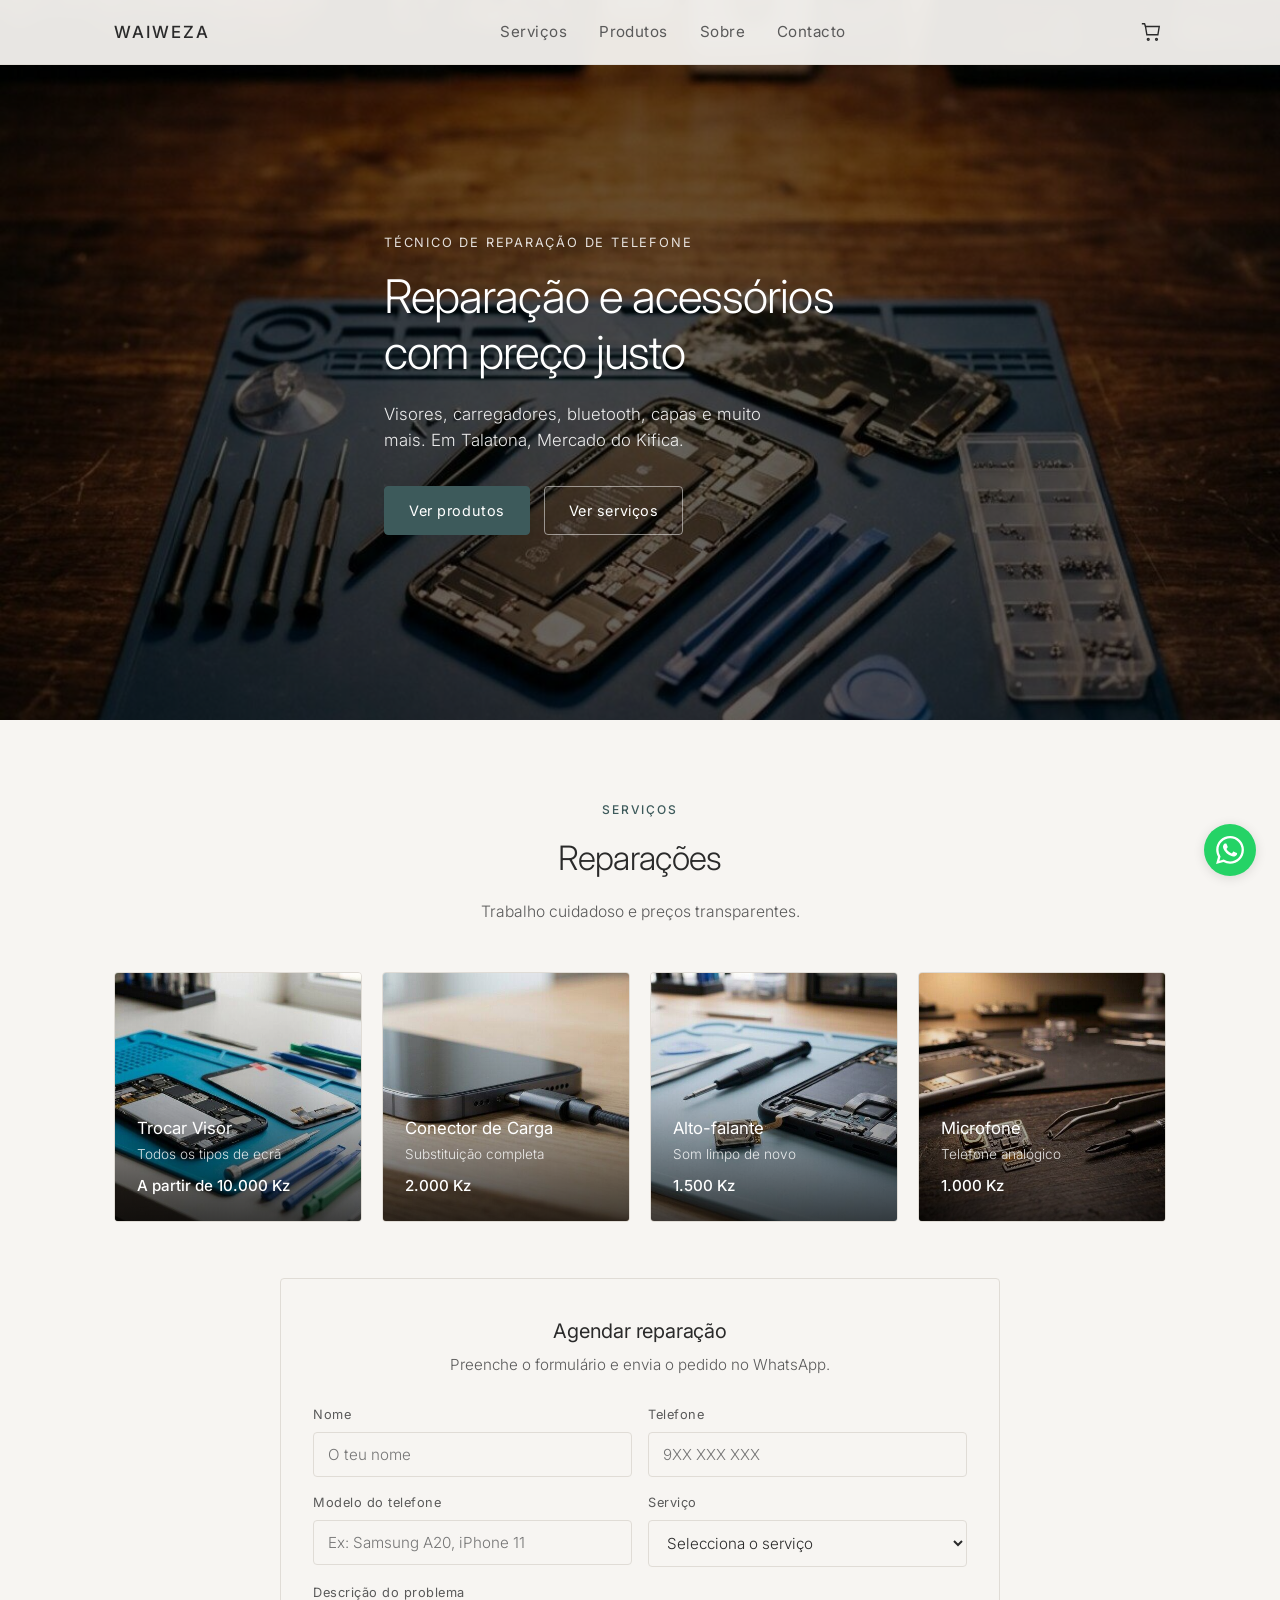
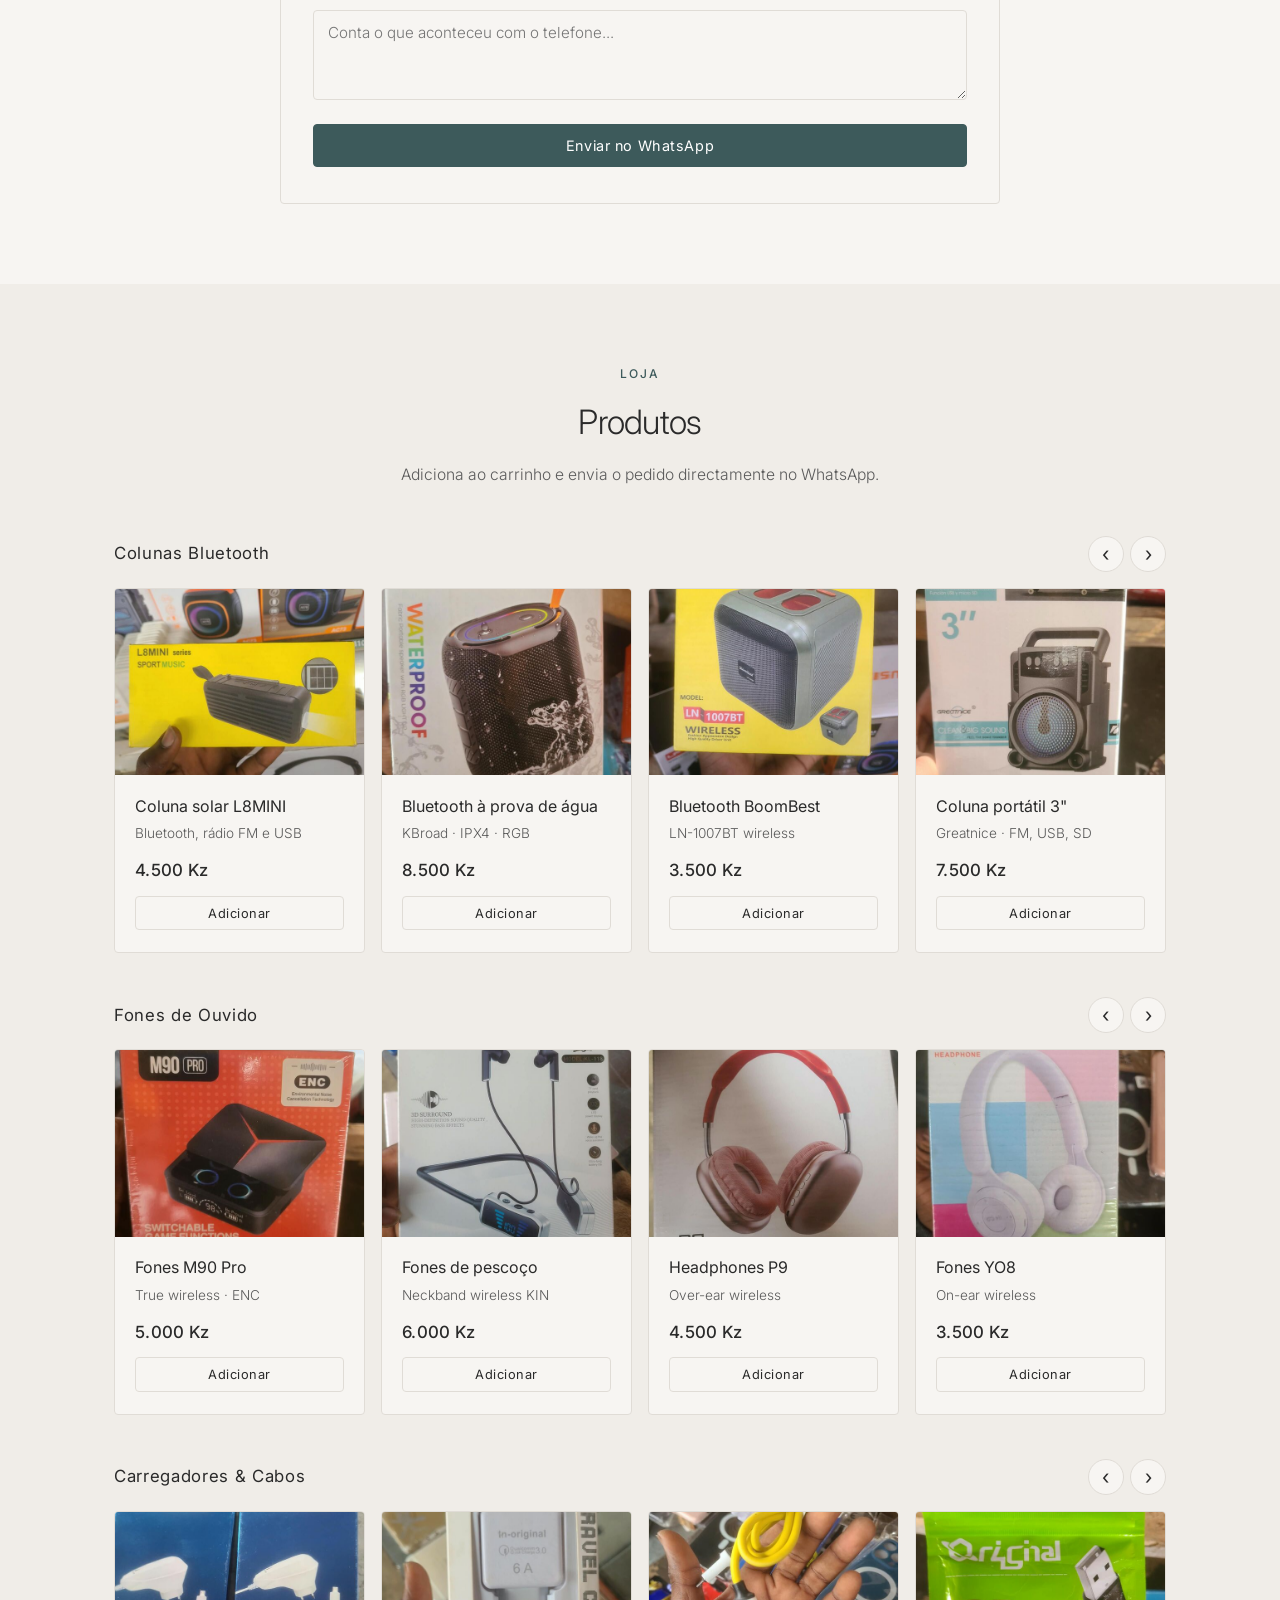
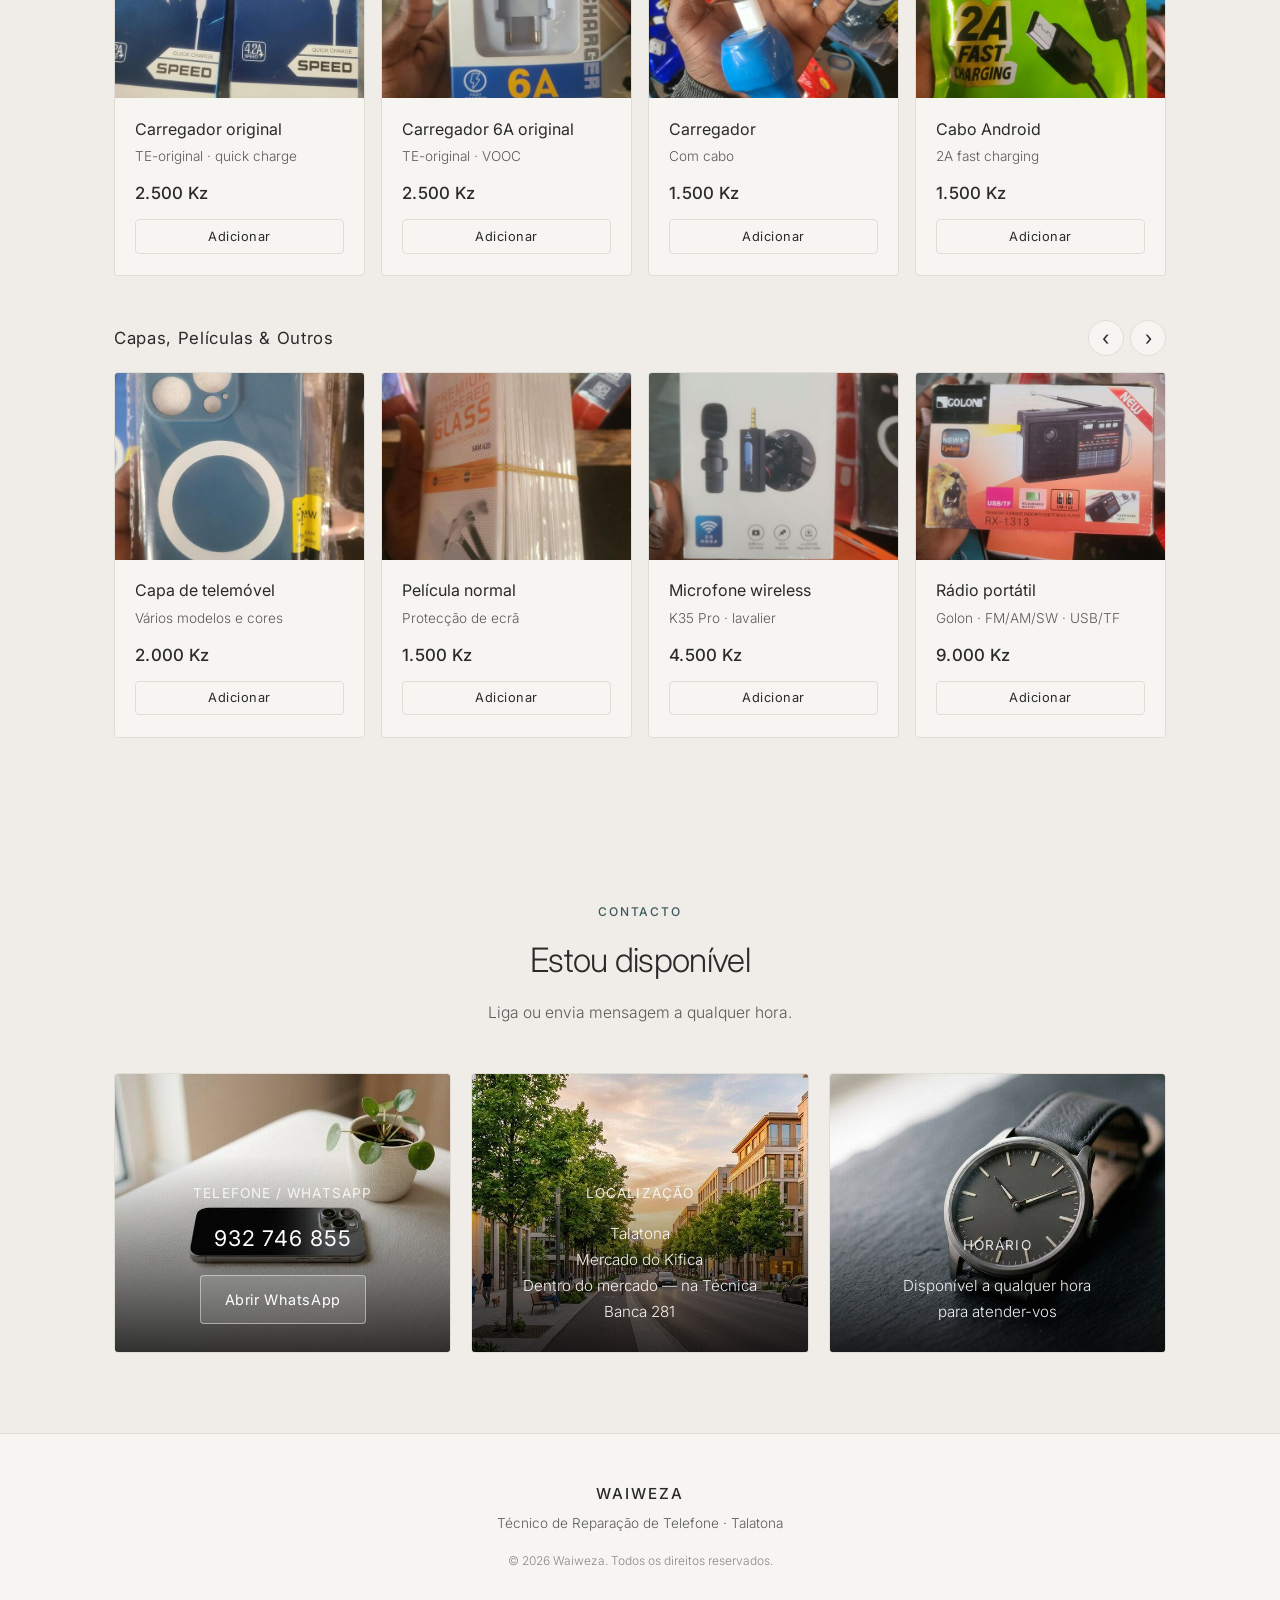
<file: waiweza/index.html>
<!DOCTYPE html>
<html lang="pt">
<head>
  <meta charset="UTF-8">
  <meta name="viewport" content="width=device-width, initial-scale=1.0">
  <title>Waiweza — Reparação de Telefone & Acessórios | Talatona</title>
  <meta name="description" content="Reparação de telemóveis e venda de acessórios em Talatona. Visores a partir de 10.000 Kz, carregadores, bluetooth, capas e muito mais. Preços acessíveis.">
  <link rel="stylesheet" href="styles.css">
  <link rel="preconnect" href="https://fonts.googleapis.com">
  <link rel="preconnect" href="https://fonts.gstatic.com" crossorigin>
  <link href="https://fonts.googleapis.com/css2?family=Inter:wght@300;400;500;600&display=swap" rel="stylesheet">
</head>
<body>

  <!-- Header -->
  <header class="header">
    <div class="container header-inner">
      <a href="index.html" class="logo">WAIWEZA</a>
      <div class="header-right">
        <button class="cart-btn" id="cartBtn" aria-label="Carrinho">
          <svg width="22" height="22" viewBox="0 0 24 24" fill="none" stroke="currentColor" stroke-width="1.5">
            <path d="M6 6h15l-1.5 9h-12z"/>
            <circle cx="9" cy="20" r="1"/>
            <circle cx="18" cy="20" r="1"/>
            <path d="M6 6L5 3H2"/>
          </svg>
          <span class="cart-count" id="cartCount">0</span>
        </button>
        <button class="menu-toggle" aria-label="Abrir menu" id="menuToggle">
          <span></span>
          <span></span>
          <span></span>
        </button>
      </div>
      <nav class="nav" id="nav">
        <a href="#servicos">Serviços</a>
        <a href="#produtos">Produtos</a>
        <a href="about.html">Sobre</a>
        <a href="#contacto">Contacto</a>
      </nav>
    </div>
  </header>

  <!-- Cart Panel -->
  <div class="cart-overlay" id="cartOverlay"></div>
  <aside class="cart-panel" id="cartPanel">
    <div class="cart-header">
      <h3>O teu pedido</h3>
      <button class="cart-close" id="cartClose" aria-label="Fechar">×</button>
    </div>
    <div class="cart-items" id="cartItems">
      <p class="cart-empty">Carrinho vazio</p>
    </div>
    <div class="cart-footer">
      <div class="cart-total">
        <span>Total</span>
        <strong id="cartTotal">0 Kz</strong>
      </div>
      <button class="btn btn-primary btn-full" id="checkoutBtn">Enviar pedido no WhatsApp</button>
      <button class="btn btn-clear btn-full" id="clearCartBtn" type="button">Limpar carrinho</button>
    </div>
  </aside>

  <!-- Hero -->
  <section class="hero">
    <div class="hero-bg" style="background-image: url('img/hero.jpg');"></div>
    <div class="container hero-content">
      <p class="hero-label">Técnico de Reparação de Telefone</p>
      <h1>Reparação e acessórios<br>com preço justo</h1>
      <p class="hero-text">Visores, carregadores, bluetooth, capas e muito mais. Em Talatona, Mercado do Kifica.</p>
      <div class="hero-actions">
        <a href="#produtos" class="btn btn-primary">Ver produtos</a>
        <a href="#servicos" class="btn btn-outline">Ver serviços</a>
      </div>
    </div>
  </section>

  <!-- Serviços -->
  <section class="section" id="servicos">
    <div class="container">
      <div class="section-header">
        <p class="section-label">Serviços</p>
        <h2>Reparações</h2>
        <p class="section-desc">Trabalho cuidadoso e preços transparentes.</p>
      </div>

      <div class="services-grid">
        <article class="service-card">
          <div class="service-card-bg" data-bg="img/servico-visor.jpg"></div>
          <div class="service-card-content">
            <h3>Trocar Visor</h3>
            <p>Todos os tipos de ecrã</p>
            <p class="price">A partir de 10.000 Kz</p>
          </div>
        </article>

        <article class="service-card">
          <div class="service-card-bg" data-bg="img/servico-conector.jpg"></div>
          <div class="service-card-content">
            <h3>Conector de Carga</h3>
            <p>Substituição completa</p>
            <p class="price">2.000 Kz</p>
          </div>
        </article>

        <article class="service-card">
          <div class="service-card-bg" data-bg="img/servico-altofalante.jpg"></div>
          <div class="service-card-content">
            <h3>Alto-falante</h3>
            <p>Som limpo de novo</p>
            <p class="price">1.500 Kz</p>
          </div>
        </article>

        <article class="service-card">
          <div class="service-card-bg" data-bg="img/servico-microfone.jpg"></div>
          <div class="service-card-content">
            <h3>Microfone</h3>
            <p>Telefone analógico</p>
            <p class="price">1.000 Kz</p>
          </div>
        </article>
      </div>

      <div class="repair-form-wrap">
        <div class="repair-form-header">
          <h3>Agendar reparação</h3>
          <p>Preenche o formulário e envia o pedido no WhatsApp.</p>
        </div>
        <form class="repair-form" id="repairForm">
          <div class="repair-form-grid">
            <label class="form-field">
              <span>Nome</span>
              <input type="text" name="nome" required placeholder="O teu nome" autocomplete="name">
            </label>
            <label class="form-field">
              <span>Telefone</span>
              <input type="tel" name="telefone" required placeholder="9XX XXX XXX" autocomplete="tel">
            </label>
            <label class="form-field">
              <span>Modelo do telefone</span>
              <input type="text" name="modelo" required placeholder="Ex: Samsung A20, iPhone 11">
            </label>
            <label class="form-field">
              <span>Serviço</span>
              <select name="servico" required>
                <option value="">Selecciona o serviço</option>
                <option value="Trocar Visor">Trocar Visor</option>
                <option value="Conector de Carga">Conector de Carga</option>
                <option value="Alto-falante">Alto-falante</option>
                <option value="Microfone">Microfone</option>
                <option value="Outro">Outro</option>
              </select>
            </label>
            <label class="form-field form-field-full">
              <span>Descrição do problema</span>
              <textarea name="descricao" rows="3" placeholder="Conta o que aconteceu com o telefone..."></textarea>
            </label>
          </div>
          <button type="submit" class="btn btn-primary">Enviar no WhatsApp</button>
        </form>
      </div>
    </div>
  </section>

  <!-- Produtos -->
  <section class="section section-alt" id="produtos">
    <div class="container">
      <div class="section-header">
        <p class="section-label">Loja</p>
        <h2>Produtos</h2>
        <p class="section-desc">Adiciona ao carrinho e envia o pedido directamente no WhatsApp.</p>
      </div>

      <div class="products-grid" id="productsGrid"></div>
    </div>
  </section>


  <!-- Contacto -->
  <section class="section section-alt" id="contacto">
    <div class="container">
      <div class="section-header">
        <p class="section-label">Contacto</p>
        <h2>Estou disponível</h2>
        <p class="section-desc">Liga ou envia mensagem a qualquer hora.</p>
      </div>

      <div class="contact-grid">
        <div class="contact-card contact-card-img">
          <div class="contact-card-bg" data-bg="img/contacto-telefone.jpg"></div>
          <div class="contact-card-content">
            <h3>Telefone / WhatsApp</h3>
            <a href="tel:+244932746855" class="contact-link">932 746 855</a>
            <a href="https://wa.me/244932746855" class="btn btn-primary" target="_blank" rel="noopener">Abrir WhatsApp</a>
          </div>
        </div>
        <div class="contact-card contact-card-img">
          <div class="contact-card-bg" data-bg="img/contacto-localizacao.jpg"></div>
          <div class="contact-card-content">
            <h3>Localização</h3>
            <p>Talatona<br>Mercado do Kifica<br>Dentro do mercado — na Técnica<br>Banca 281</p>
          </div>
        </div>
        <div class="contact-card contact-card-img">
          <div class="contact-card-bg" data-bg="img/contacto-horario.jpg"></div>
          <div class="contact-card-content">
            <h3>Horário</h3>
            <p>Disponível a qualquer hora<br>para atender-vos</p>
          </div>
        </div>
      </div>
    </div>
  </section>

  <!-- Footer -->
  <footer class="footer">
    <div class="container footer-inner">
      <p class="footer-logo">WAIWEZA</p>
      <p class="footer-text">Técnico de Reparação de Telefone · Talatona</p>
      <p class="footer-copy">© 2026 Waiweza. Todos os direitos reservados.</p>
    </div>
  </footer>

  <!-- Floating WhatsApp -->
  <a href="https://wa.me/244932746855" class="whatsapp-float" target="_blank" rel="noopener" aria-label="WhatsApp">
    <svg viewBox="0 0 24 24" width="28" height="28" fill="currentColor">
      <path d="M17.472 14.382c-.297-.149-1.758-.867-2.03-.967-.273-.099-.471-.148-.67.15-.197.297-.767.966-.94 1.164-.173.199-.347.223-.644.075-.297-.15-1.255-.463-2.39-1.475-.883-.788-1.48-1.761-1.653-2.059-.173-.297-.018-.458.13-.606.134-.133.298-.347.446-.52.149-.174.198-.298.298-.497.099-.198.05-.371-.025-.52-.075-.149-.669-1.612-.916-2.207-.242-.579-.487-.5-.669-.51-.173-.008-.371-.01-.57-.01-.198 0-.52.074-.792.372-.272.297-1.04 1.016-1.04 2.479 0 1.462 1.065 2.875 1.213 3.074.149.198 2.096 3.2 5.077 4.487.709.306 1.262.489 1.694.625.712.227 1.36.195 1.871.118.571-.085 1.758-.719 2.006-1.413.248-.694.248-1.289.173-1.413-.074-.124-.272-.198-.57-.347m-5.421 7.403h-.004a9.87 9.87 0 01-5.031-1.378l-.361-.214-3.741.982.998-3.648-.235-.374a9.86 9.86 0 01-1.51-5.26c.001-5.45 4.436-9.884 9.888-9.884 2.64 0 5.122 1.03 6.988 2.898a9.825 9.825 0 012.893 6.994c-.003 5.45-4.435 9.884-9.885 9.884m8.413-18.297A11.815 11.815 0 0012.05 0C5.495 0 .16 5.335.157 11.892c0 2.096.547 4.142 1.588 5.945L.057 24l6.305-1.654a11.882 11.882 0 005.683 1.448h.005c6.554 0 11.89-5.335 11.893-11.893a11.821 11.821 0 00-3.48-8.413z"/>
    </svg>
  </a>

  <script src="script.js"></script>
</body>
</html>
</file>
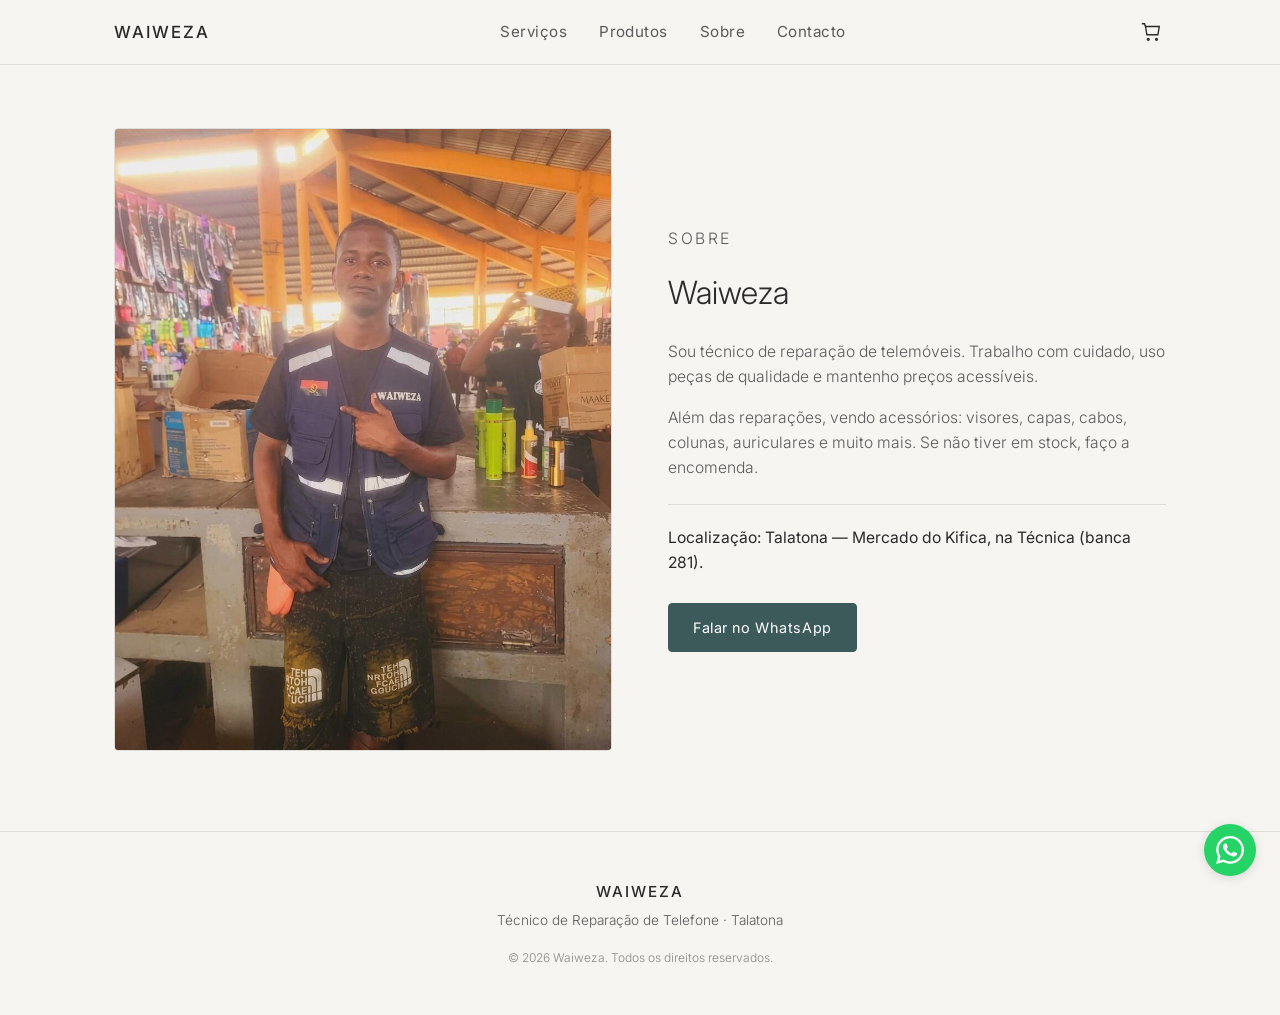
<file: waiweza/about.html>
<!DOCTYPE html>
<html lang="pt">
<head>
  <meta charset="UTF-8">
  <meta name="viewport" content="width=device-width, initial-scale=1.0">
  <title>Sobre — Waiweza | Técnico de Reparação de Telefone</title>
  <meta name="description" content="Conheça a Waiweza — técnico de reparação de telemóveis em Talatona, Mercado do Kifica. Preços acessíveis e trabalho cuidadoso.">
  <link rel="stylesheet" href="styles.css">
  <link rel="preconnect" href="https://fonts.googleapis.com">
  <link rel="preconnect" href="https://fonts.gstatic.com" crossorigin>
  <link href="https://fonts.googleapis.com/css2?family=Inter:wght@300;400;500;600&display=swap" rel="stylesheet">
</head>
<body>

  <header class="header">
    <div class="container header-inner">
      <a href="index.html" class="logo">WAIWEZA</a>
      <div class="header-right">
        <button class="cart-btn" id="cartBtn" aria-label="Carrinho">
          <svg width="22" height="22" viewBox="0 0 24 24" fill="none" stroke="currentColor" stroke-width="1.5">
            <path d="M6 6h15l-1.5 9h-12z"/>
            <circle cx="9" cy="20" r="1"/>
            <circle cx="18" cy="20" r="1"/>
            <path d="M6 6L5 3H2"/>
          </svg>
          <span class="cart-count" id="cartCount">0</span>
        </button>
        <button class="menu-toggle" aria-label="Abrir menu" id="menuToggle">
          <span></span>
          <span></span>
          <span></span>
        </button>
      </div>
      <nav class="nav" id="nav">
        <a href="index.html#servicos">Serviços</a>
        <a href="index.html#produtos">Produtos</a>
        <a href="about.html">Sobre</a>
        <a href="index.html#contacto">Contacto</a>
      </nav>
    </div>
  </header>

  <div class="cart-overlay" id="cartOverlay"></div>
  <aside class="cart-panel" id="cartPanel">
    <div class="cart-header">
      <h3>O teu pedido</h3>
      <button class="cart-close" id="cartClose" aria-label="Fechar">×</button>
    </div>
    <div class="cart-items" id="cartItems">
      <p class="cart-empty">Carrinho vazio</p>
    </div>
    <div class="cart-footer">
      <div class="cart-total">
        <span>Total</span>
        <strong id="cartTotal">0 Kz</strong>
      </div>
      <button class="btn btn-primary btn-full" id="checkoutBtn">Enviar pedido no WhatsApp</button>
      <button class="btn btn-clear btn-full" id="clearCartBtn" type="button">Limpar carrinho</button>
    </div>
  </aside>

  <main class="page-main">
    <section class="section">
      <div class="container about-grid">
        <div class="about-image">
          <div class="about-img">
            <img src="img/owner.jpg" alt="Waiweza" loading="lazy" decoding="async" width="600" height="750">
          </div>
        </div>
        <div class="about-content">
          <p class="section-label">Sobre</p>
          <h2>Waiweza</h2>
          <p>Sou técnico de reparação de telemóveis. Trabalho com cuidado, uso peças de qualidade e mantenho preços acessíveis.</p>
          <p>Além das reparações, vendo acessórios: visores, capas, cabos, colunas, auriculares e muito mais. Se não tiver em stock, faço a encomenda.</p>
          <p class="about-location">Localização: Talatona — Mercado do Kifica, na Técnica (banca 281).</p>
          <div style="margin-top: 1.75rem;">
            <a href="https://wa.me/244932746855" class="btn btn-primary" target="_blank" rel="noopener">Falar no WhatsApp</a>
          </div>
        </div>
      </div>
    </section>
  </main>

  <footer class="footer">
    <div class="container footer-inner">
      <p class="footer-logo">WAIWEZA</p>
      <p class="footer-text">Técnico de Reparação de Telefone · Talatona</p>
      <p class="footer-copy">© 2026 Waiweza. Todos os direitos reservados.</p>
    </div>
  </footer>

  <a href="https://wa.me/244932746855" class="whatsapp-float" target="_blank" rel="noopener" aria-label="WhatsApp">
    <svg viewBox="0 0 24 24" width="28" height="28" fill="currentColor">
      <path d="M17.472 14.382c-.297-.149-1.758-.867-2.03-.967-.273-.099-.471-.148-.67.15-.197.297-.767.966-.94 1.164-.173.199-.347.223-.644.075-.297-.15-1.255-.463-2.39-1.475-.883-.788-1.48-1.761-1.653-2.059-.173-.297-.018-.458.13-.606.134-.133.298-.347.446-.52.149-.174.198-.298.298-.497.099-.198.05-.371-.025-.52-.075-.149-.669-1.612-.916-2.207-.242-.579-.487-.5-.669-.51-.173-.008-.371-.01-.57-.01-.198 0-.52.074-.792.372-.272.297-1.04 1.016-1.04 2.479 0 1.462 1.065 2.875 1.213 3.074.149.198 2.096 3.2 5.077 4.487.709.306 1.262.489 1.694.625.712.227 1.36.195 1.871.118.571-.085 1.758-.719 2.006-1.413.248-.694.248-1.289.173-1.413-.074-.124-.272-.198-.57-.347m-5.421 7.403h-.004a9.87 9.87 0 01-5.031-1.378l-.361-.214-3.741.982.998-3.648-.235-.374a9.86 9.86 0 01-1.51-5.26c.001-5.45 4.436-9.884 9.888-9.884 2.64 0 5.122 1.03 6.988 2.898a9.825 9.825 0 012.893 6.994c-.003 5.45-4.435 9.884-9.885 9.884m8.413-18.297A11.815 11.815 0 0012.05 0C5.495 0 .16 5.335.157 11.892c0 2.096.547 4.142 1.588 5.945L.057 24l6.305-1.654a11.882 11.882 0 005.683 1.448h.005c6.554 0 11.89-5.335 11.893-11.893a11.821 11.821 0 00-3.48-8.413z"/>
    </svg>
  </a>

  <script src="script.js"></script>
</body>
</html>
</file>
<file: waiweza/styles.css>
/* ===== Reset & Base ===== */
*, *::before, *::after {
  box-sizing: border-box;
  margin: 0;
  padding: 0;
}

:root {
  --bg: #F7F5F2;
  --bg-alt: #F0EDE8;
  --text: #2A2A2A;
  --text-soft: #5A5A5A;
  --border: #E0DCD6;
  --accent: #3D5A5B;
  --accent-hover: #2F4849;
  --white: #FFFFFF;
  --radius: 4px;
  --font: 'Inter', system-ui, -apple-system, sans-serif;
}

html {
  scroll-behavior: smooth;
}

body {
  font-family: var(--font);
  font-weight: 400;
  font-size: 16px;
  line-height: 1.6;
  color: var(--text);
  background: var(--bg);
  -webkit-font-smoothing: antialiased;
}

a {
  color: inherit;
  text-decoration: none;
}

button {
  font-family: inherit;
  cursor: pointer;
}

.container {
  width: 100%;
  max-width: 1100px;
  margin: 0 auto;
  padding: 0 1.5rem;
}

/* ===== Header ===== */
.header {
  position: fixed;
  top: 0;
  left: 0;
  right: 0;
  z-index: 100;
  background: rgba(247, 245, 242, 0.94);
  backdrop-filter: blur(8px);
  border-bottom: 1px solid var(--border);
}

.header-inner {
  display: flex;
  align-items: center;
  justify-content: space-between;
  height: 64px;
  position: relative;
}

.logo {
  font-weight: 500;
  font-size: 1.05rem;
  letter-spacing: 0.12em;
}

.header-right {
  display: flex;
  align-items: center;
  gap: 1rem;
}

.cart-btn {
  position: relative;
  background: none;
  border: none;
  color: var(--text);
  padding: 4px;
  display: flex;
  align-items: center;
}

.cart-count {
  position: absolute;
  top: -4px;
  right: -6px;
  min-width: 18px;
  height: 18px;
  background: var(--accent);
  color: white;
  font-size: 0.7rem;
  font-weight: 500;
  border-radius: 50%;
  display: flex;
  align-items: center;
  justify-content: center;
  padding: 0 4px;
}

.menu-toggle {
  display: flex;
  flex-direction: column;
  justify-content: center;
  gap: 5px;
  width: 28px;
  height: 28px;
  background: none;
  border: none;
  padding: 0;
}

.menu-toggle span {
  display: block;
  width: 100%;
  height: 1.5px;
  background: var(--text);
  transition: transform 0.3s ease, opacity 0.3s ease;
}

.menu-toggle.active span:nth-child(1) {
  transform: translateY(6.5px) rotate(45deg);
}

.menu-toggle.active span:nth-child(2) {
  opacity: 0;
}

.menu-toggle.active span:nth-child(3) {
  transform: translateY(-6.5px) rotate(-45deg);
}

.nav {
  display: none;
  position: absolute;
  top: 64px;
  left: 0;
  right: 0;
  background: var(--bg);
  border-bottom: 1px solid var(--border);
  padding: 1.5rem;
  flex-direction: column;
  gap: 1.25rem;
}

.nav.open {
  display: flex;
}

.nav a {
  font-weight: 400;
  font-size: 0.95rem;
  letter-spacing: 0.03em;
  color: var(--text-soft);
  transition: color 0.2s;
}

.nav a:hover {
  color: var(--text);
}

@media (min-width: 768px) {
  .menu-toggle {
    display: none;
  }

  .nav {
    display: flex;
    position: static;
    flex-direction: row;
    background: none;
    border: none;
    padding: 0;
    gap: 2rem;
  }

  .header-right {
    order: 1;
  }
}

/* ===== Cart Panel ===== */
.cart-overlay {
  position: fixed;
  inset: 0;
  background: rgba(0,0,0,0.25);
  z-index: 200;
  opacity: 0;
  visibility: hidden;
  transition: opacity 0.25s, visibility 0.25s;
}

.cart-overlay.open {
  opacity: 1;
  visibility: visible;
}

.cart-panel {
  position: fixed;
  top: 0;
  right: 0;
  width: 100%;
  max-width: 380px;
  height: 100%;
  background: var(--bg);
  z-index: 210;
  display: flex;
  flex-direction: column;
  transform: translateX(100%);
  transition: transform 0.3s ease;
  border-left: 1px solid var(--border);
}

.cart-panel.open {
  transform: translateX(0);
}

.cart-header {
  display: flex;
  align-items: center;
  justify-content: space-between;
  padding: 1.25rem 1.5rem;
  border-bottom: 1px solid var(--border);
}

.cart-header h3 {
  font-weight: 400;
  font-size: 1rem;
  letter-spacing: 0.04em;
}

.cart-close {
  background: none;
  border: none;
  font-size: 1.5rem;
  line-height: 1;
  color: var(--text-soft);
  padding: 0 4px;
}

.cart-items {
  flex: 1;
  overflow-y: auto;
  padding: 1rem 1.5rem;
}

.cart-empty {
  font-weight: 300;
  color: var(--text-soft);
  text-align: center;
  padding: 2rem 0;
}

.cart-item {
  display: flex;
  justify-content: space-between;
  align-items: flex-start;
  gap: 1rem;
  padding: 1rem 0;
  border-bottom: 1px solid var(--border);
}

.cart-item-info h4 {
  font-weight: 400;
  font-size: 0.9rem;
  margin-bottom: 0.2rem;
}

.cart-item-info p {
  font-weight: 300;
  font-size: 0.8rem;
  color: var(--text-soft);
}

.cart-item-actions {
  display: flex;
  align-items: center;
  gap: 0.5rem;
}

.qty-btn {
  width: 28px;
  height: 28px;
  border: 1px solid var(--border);
  background: transparent;
  border-radius: var(--radius);
  font-size: 1rem;
  line-height: 1;
  color: var(--text);
}

.qty-num {
  font-size: 0.9rem;
  min-width: 20px;
  text-align: center;
}

.cart-footer {
  padding: 1.25rem 1.5rem;
  border-top: 1px solid var(--border);
}

.cart-total {
  display: flex;
  justify-content: space-between;
  margin-bottom: 1rem;
  font-size: 0.95rem;
}

.cart-total strong {
  font-weight: 500;
}

.btn-full {
  width: 100%;
}

/* ===== Hero ===== */
.hero {
  position: relative;
  min-height: 80vh;
  display: flex;
  align-items: center;
  padding: 7rem 0 4rem;
  overflow: hidden;
}

.hero-bg {
  position: absolute;
  inset: 0;
  background-size: cover;
  background-position: center center;
  filter: brightness(0.40);
}

.hero-content {
  position: relative;
  z-index: 1;
  color: var(--white);
  max-width: 560px;
}

.hero-label {
  font-size: 0.8rem;
  font-weight: 400;
  letter-spacing: 0.14em;
  text-transform: uppercase;
  opacity: 0.85;
  margin-bottom: 1rem;
}

.hero h1 {
  font-weight: 300;
  font-size: clamp(2rem, 5vw, 2.9rem);
  line-height: 1.2;
  letter-spacing: -0.02em;
  margin-bottom: 1.25rem;
}

.hero-text {
  font-weight: 300;
  font-size: 1.05rem;
  opacity: 0.9;
  margin-bottom: 2rem;
  max-width: 420px;
}

.hero-actions {
  display: flex;
  flex-wrap: wrap;
  gap: 0.85rem;
}

/* ===== Buttons ===== */
.btn {
  display: inline-flex;
  align-items: center;
  justify-content: center;
  padding: 0.75rem 1.5rem;
  font-family: var(--font);
  font-size: 0.9rem;
  font-weight: 400;
  letter-spacing: 0.04em;
  border-radius: var(--radius);
  border: 1px solid transparent;
  cursor: pointer;
  transition: background 0.2s, color 0.2s, border-color 0.2s;
}

.btn-primary {
  background: var(--accent);
  color: var(--white);
  border-color: var(--accent);
}

.btn-primary:hover {
  background: var(--accent-hover);
  border-color: var(--accent-hover);
}

.btn-outline {
  background: transparent;
  color: var(--white);
  border-color: rgba(255, 255, 255, 0.5);
}

.btn-outline:hover {
  border-color: var(--white);
  background: rgba(255, 255, 255, 0.08);
}

.btn-add {
  background: transparent;
  color: var(--text);
  border: 1px solid var(--border);
  padding: 0.55rem 1rem;
  font-size: 0.8rem;
  width: 100%;
  margin-top: 0.75rem;
}

.btn-add:hover {
  border-color: var(--accent);
  color: var(--accent);
}

/* ===== Sections ===== */
.section {
  padding: 5rem 0;
}

.section-alt {
  background: var(--bg-alt);
}

.section-header {
  text-align: center;
  max-width: 520px;
  margin: 0 auto 3rem;
}

.section-label {
  font-size: 0.75rem;
  font-weight: 500;
  letter-spacing: 0.16em;
  text-transform: uppercase;
  color: var(--accent);
  margin-bottom: 0.75rem;
}

.section-header h2 {
  font-weight: 300;
  font-size: clamp(1.6rem, 3.5vw, 2.1rem);
  letter-spacing: -0.02em;
  margin-bottom: 0.85rem;
}

.section-desc {
  font-weight: 300;
  color: var(--text-soft);
  font-size: 0.98rem;
}

/* ===== Services ===== */
.services-grid {
  display: grid;
  grid-template-columns: 1fr;
  gap: 1.25rem;
}

@media (min-width: 600px) {
  .services-grid {
    grid-template-columns: 1fr 1fr;
  }
}

@media (min-width: 900px) {
  .services-grid {
    grid-template-columns: repeat(4, 1fr);
  }
}

.service-card {
  position: relative;
  min-height: 250px;
  border: 1px solid var(--border);
  border-radius: var(--radius);
  overflow: hidden;
}

.service-card-bg {
  position: absolute;
  inset: 0;
  background-size: cover;
  background-position: center;
  transition: transform 0.5s ease;
}

.service-card:hover .service-card-bg {
  transform: scale(1.04);
}

.service-card-content {
  position: absolute;
  inset: 0;
  display: flex;
  flex-direction: column;
  justify-content: flex-end;
  padding: 1.4rem;
  background: linear-gradient(to top, rgba(0,0,0,0.72) 0%, rgba(0,0,0,0.15) 55%, transparent 100%);
  color: var(--white);
}

.service-card-content h3 {
  font-weight: 400;
  font-size: 1.05rem;
  margin-bottom: 0.15rem;
}

.service-card-content p {
  font-weight: 300;
  font-size: 0.85rem;
  opacity: 0.85;
}

.service-card-content .price {
  margin-top: 0.5rem;
  font-weight: 500;
  font-size: 0.95rem;
  opacity: 1;
}

/* ===== Products ===== */
.products-grid {
  display: grid;
  grid-template-columns: 1fr;
  gap: 1.25rem;
}

@media (min-width: 560px) {
  .products-grid {
    grid-template-columns: 1fr 1fr;
  }
}

@media (min-width: 900px) {
  .products-grid {
    grid-template-columns: repeat(3, 1fr);
  }
}

.product-card {
  background: var(--bg);
  border: 1px solid var(--border);
  border-radius: var(--radius);
  overflow: hidden;
  display: flex;
  flex-direction: column;
}

.product-img {
  width: 100%;
  aspect-ratio: 4/3;
  background-color: #e8e4de;
  overflow: hidden;
}

.product-img img {
  width: 100%;
  height: 100%;
  object-fit: cover;
  display: block;
}

.product-body {
  padding: 1.15rem 1.25rem 1.35rem;
  display: flex;
  flex-direction: column;
  flex: 1;
}

.product-body h3 {
  font-weight: 400;
  font-size: 1rem;
  margin-bottom: 0.25rem;
}

.product-body .product-desc {
  font-weight: 300;
  font-size: 0.85rem;
  color: var(--text-soft);
  margin-bottom: 0.75rem;
  flex: 1;
}

.product-price {
  font-weight: 500;
  font-size: 1.05rem;
  letter-spacing: 0.02em;
}

/* ===== About ===== */
.about-grid {
  display: grid;
  gap: 2.5rem;
  align-items: center;
}

@media (min-width: 768px) {
  .about-grid {
    grid-template-columns: 1fr 1fr;
    gap: 3.5rem;
  }
}

.about-img {
  width: 100%;
  aspect-ratio: 4/5;
  background-color: #e8e4de;
  border: 1px solid var(--border);
  border-radius: var(--radius);
  overflow: hidden;
}

.about-img img {
  width: 100%;
  height: 100%;
  object-fit: cover;
  display: block;
}

.about-content .section-label {
  text-align: left;
}

.about-content h2 {
  font-weight: 300;
  font-size: clamp(1.6rem, 3vw, 2rem);
  margin-bottom: 1.25rem;
}

.about-content p {
  font-weight: 300;
  color: var(--text-soft);
  margin-bottom: 1rem;
  font-size: 0.98rem;
}

.about-location {
  margin-top: 1.5rem;
  padding-top: 1.25rem;
  border-top: 1px solid var(--border);
  color: var(--text) !important;
  font-weight: 400 !important;
}

/* ===== Contact ===== */
.contact-grid {
  display: grid;
  gap: 1.25rem;
}

@media (min-width: 700px) {
  .contact-grid {
    grid-template-columns: repeat(3, 1fr);
  }
}

.contact-card {
  border: 1px solid var(--border);
  border-radius: var(--radius);
  padding: 2rem 1.5rem;
  text-align: center;
  background: var(--bg);
}

.contact-card-img {
  position: relative;
  min-height: 280px;
  padding: 0;
  overflow: hidden;
  display: flex;
  align-items: flex-end;
}

.contact-card-bg {
  position: absolute;
  inset: 0;
  background-size: cover;
  background-position: center;
  transition: transform 0.5s ease;
}

.contact-card-img:hover .contact-card-bg {
  transform: scale(1.04);
}

.contact-card-content {
  position: relative;
  z-index: 1;
  width: 100%;
  padding: 1.75rem 1.4rem;
  background: linear-gradient(to top, rgba(0,0,0,0.78) 0%, rgba(0,0,0,0.35) 55%, transparent 100%);
  color: var(--white);
}

.contact-card h3 {
  font-weight: 400;
  font-size: 0.85rem;
  letter-spacing: 0.08em;
  text-transform: uppercase;
  color: var(--text-soft);
  margin-bottom: 1rem;
}

.contact-card-img h3 {
  color: rgba(255,255,255,0.85);
}

.contact-card p {
  font-weight: 300;
  font-size: 0.95rem;
  line-height: 1.7;
}

.contact-card-img p {
  color: rgba(255,255,255,0.92);
}

.contact-link {
  display: block;
  font-size: 1.35rem;
  font-weight: 400;
  letter-spacing: 0.04em;
  margin-bottom: 1.25rem;
}

.contact-card-img .contact-link {
  color: var(--white);
}

.contact-card-img .btn-primary {
  background: rgba(255,255,255,0.15);
  border-color: rgba(255,255,255,0.45);
  color: var(--white);
}

.contact-card-img .btn-primary:hover {
  background: rgba(255,255,255,0.25);
  border-color: rgba(255,255,255,0.7);
}

/* ===== Footer ===== */
.footer {
  padding: 3rem 0;
  border-top: 1px solid var(--border);
  text-align: center;
}

.footer-logo {
  font-weight: 500;
  letter-spacing: 0.14em;
  font-size: 0.95rem;
  margin-bottom: 0.4rem;
}

.footer-text {
  font-weight: 300;
  font-size: 0.85rem;
  color: var(--text-soft);
  margin-bottom: 1rem;
}

.footer-copy {
  font-weight: 300;
  font-size: 0.75rem;
  color: var(--text-soft);
  opacity: 0.7;
}

/* ===== WhatsApp Float ===== */
.whatsapp-float {
  position: fixed;
  bottom: 1.5rem;
  right: 1.5rem;
  width: 52px;
  height: 52px;
  background: #25D366;
  color: white;
  border-radius: 50%;
  display: flex;
  align-items: center;
  justify-content: center;
  z-index: 99;
  box-shadow: 0 2px 12px rgba(0, 0, 0, 0.12);
  transition: transform 0.2s, background 0.2s;
}

.whatsapp-float:hover {
  transform: scale(1.06);
  background: #1ebe57;
}

@media (max-width: 768px) {
  .hero {
    min-height: 100svh;
    min-height: 100vh;
    padding: 5.5rem 0 3rem;
    align-items: flex-end;
  }

  .hero-bg {
    background-position: center center;
    background-size: cover;
  }

  .hero-content {
    padding-bottom: 1.5rem;
  }

  .hero h1 {
    font-size: clamp(1.75rem, 7vw, 2.4rem);
  }
}

@media (max-width: 480px) {
  .hero {
    min-height: 100svh;
    min-height: 100vh;
    padding: 5rem 0 2.5rem;
  }

  .hero-bg {
    background-position: center center;
  }

  .section {
    padding: 4rem 0;
  }
}

/* About page */
.page-main {
  padding-top: 64px;
}

.page-main .section {
  padding-top: 4rem;
}



/* ===== Product carousels ===== */
.products-carousels {
  display: flex;
  flex-direction: column;
  gap: 2.5rem;
}

.product-row-header {
  display: flex;
  align-items: center;
  justify-content: space-between;
  margin-bottom: 1rem;
  gap: 1rem;
}

.product-row-title {
  font-size: 1.05rem;
  font-weight: 400;
  letter-spacing: 0.04em;
  color: var(--text);
}

.product-row-nav {
  display: flex;
  gap: 0.4rem;
}

.carousel-btn {
  width: 36px;
  height: 36px;
  border: 1px solid var(--border);
  border-radius: 50%;
  background: var(--bg);
  color: var(--text);
  font-size: 1.25rem;
  line-height: 1;
  cursor: pointer;
  display: flex;
  align-items: center;
  justify-content: center;
  transition: background 0.2s, border-color 0.2s;
}

.carousel-btn:hover {
  background: var(--text);
  color: var(--bg);
  border-color: var(--text);
}

.carousel-track {
  display: flex;
  gap: 1rem;
  overflow-x: auto;
  scroll-snap-type: x mandatory;
  -webkit-overflow-scrolling: touch;
  scrollbar-width: none;
  padding-bottom: 0.25rem;
}

.carousel-track::-webkit-scrollbar {
  display: none;
}

.carousel-track .product-card {
  flex: 0 0 calc(50% - 0.5rem);
  scroll-snap-align: start;
  min-width: 0;
}

@media (min-width: 640px) {
  .carousel-track .product-card {
    flex: 0 0 calc(33.333% - 0.67rem);
  }
}

@media (min-width: 900px) {
  .carousel-track .product-card {
    flex: 0 0 calc(25% - 0.75rem);
  }
}

@media (max-width: 480px) {
  .product-row-title {
    font-size: 0.95rem;
  }

  .carousel-btn {
    width: 32px;
    height: 32px;
  }
}

.btn-clear {
  margin-top: 0.6rem;
  background: transparent;
  color: var(--text-soft);
  border: 1px solid var(--border);
  font-size: 0.85rem;
}

.btn-clear:hover {
  color: var(--text);
  border-color: var(--text-soft);
}

/* ===== Repair booking form ===== */
.repair-form-wrap {
  margin-top: 3.5rem;
  max-width: 720px;
  margin-left: auto;
  margin-right: auto;
  border: 1px solid var(--border);
  border-radius: var(--radius);
  background: var(--bg);
  padding: 2rem 1.5rem;
}

.repair-form-header {
  text-align: center;
  margin-bottom: 1.75rem;
}

.repair-form-header h3 {
  font-weight: 400;
  font-size: 1.25rem;
  letter-spacing: -0.01em;
  margin-bottom: 0.4rem;
}

.repair-form-header p {
  font-weight: 300;
  font-size: 0.95rem;
  color: var(--text-soft);
}

.repair-form-grid {
  display: grid;
  grid-template-columns: 1fr;
  gap: 1rem;
  margin-bottom: 1.5rem;
}

@media (min-width: 640px) {
  .repair-form-grid {
    grid-template-columns: 1fr 1fr;
  }

  .form-field-full {
    grid-column: 1 / -1;
  }
}

.form-field {
  display: flex;
  flex-direction: column;
  gap: 0.4rem;
}

.form-field span {
  font-size: 0.8rem;
  letter-spacing: 0.04em;
  color: var(--text-soft);
}

.form-field input,
.form-field select,
.form-field textarea {
  font-family: var(--font);
  font-size: 0.95rem;
  font-weight: 300;
  color: var(--text);
  background: var(--bg);
  border: 1px solid var(--border);
  border-radius: var(--radius);
  padding: 0.75rem 0.9rem;
  outline: none;
  transition: border-color 0.2s;
  width: 100%;
}

.form-field input:focus,
.form-field select:focus,
.form-field textarea:focus {
  border-color: var(--accent);
}

.form-field textarea {
  resize: vertical;
  min-height: 90px;
}

.repair-form .btn-primary {
  width: 100%;
}

@media (min-width: 640px) {
  .repair-form-wrap {
    padding: 2.25rem 2rem;
  }
}
</file>
